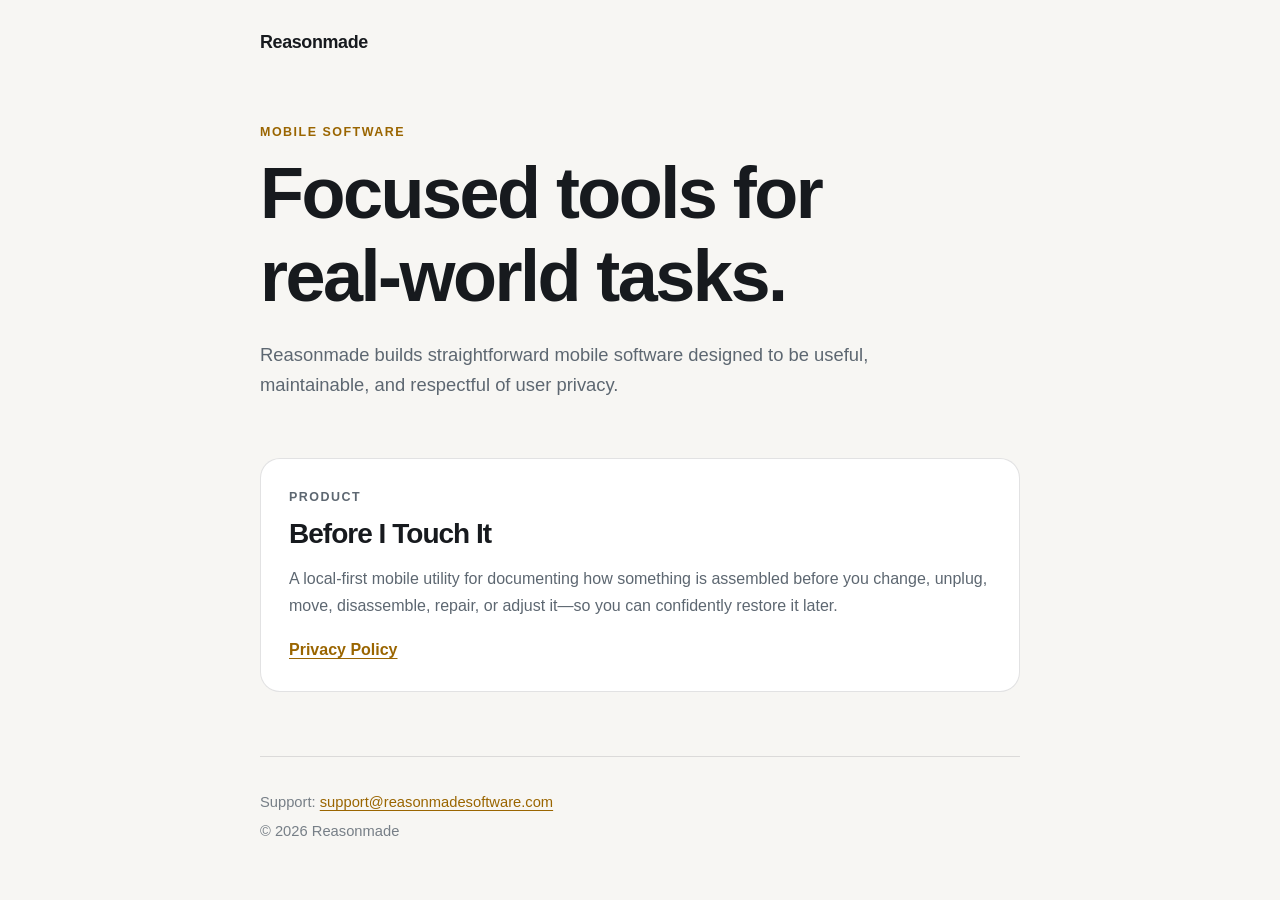
<file: index.html>
<!doctype html>
<html lang="en">
<head>
  <meta charset="utf-8">
  <meta name="viewport" content="width=device-width, initial-scale=1">
  <title>Reasonmade</title>
  <meta name="description" content="Reasonmade builds focused mobile software.">
  <link rel="canonical" href="https://reasonmadesoftware.com/">
  <link rel="stylesheet" href="/styles.css">
</head>
<body>
  <main class="shell">
    <header class="brand">
      <a class="wordmark" href="/" aria-label="Reasonmade home">Reasonmade</a>
    </header>

    <section class="hero">
      <p class="eyebrow">MOBILE SOFTWARE</p>
      <h1>Focused tools for real-world tasks.</h1>
      <p class="lede">Reasonmade builds straightforward mobile software designed to be useful, maintainable, and respectful of user privacy.</p>
    </section>

    <section class="card" aria-labelledby="biti-title">
      <p class="kicker">PRODUCT</p>
      <h2 id="biti-title">Before I Touch It</h2>
      <p>A local-first mobile utility for documenting how something is assembled before you change, unplug, move, disassemble, repair, or adjust it—so you can confidently restore it later.</p>
      <div class="links">
        <a href="/privacy/before-i-touch-it/">Privacy Policy</a>
      </div>
    </section>

    <footer>
      <p>Support: <a href="mailto:support@reasonmadesoftware.com">support@reasonmadesoftware.com</a></p>
      <p>© 2026 Reasonmade</p>
    </footer>
  </main>
</body>
</html>
</file>
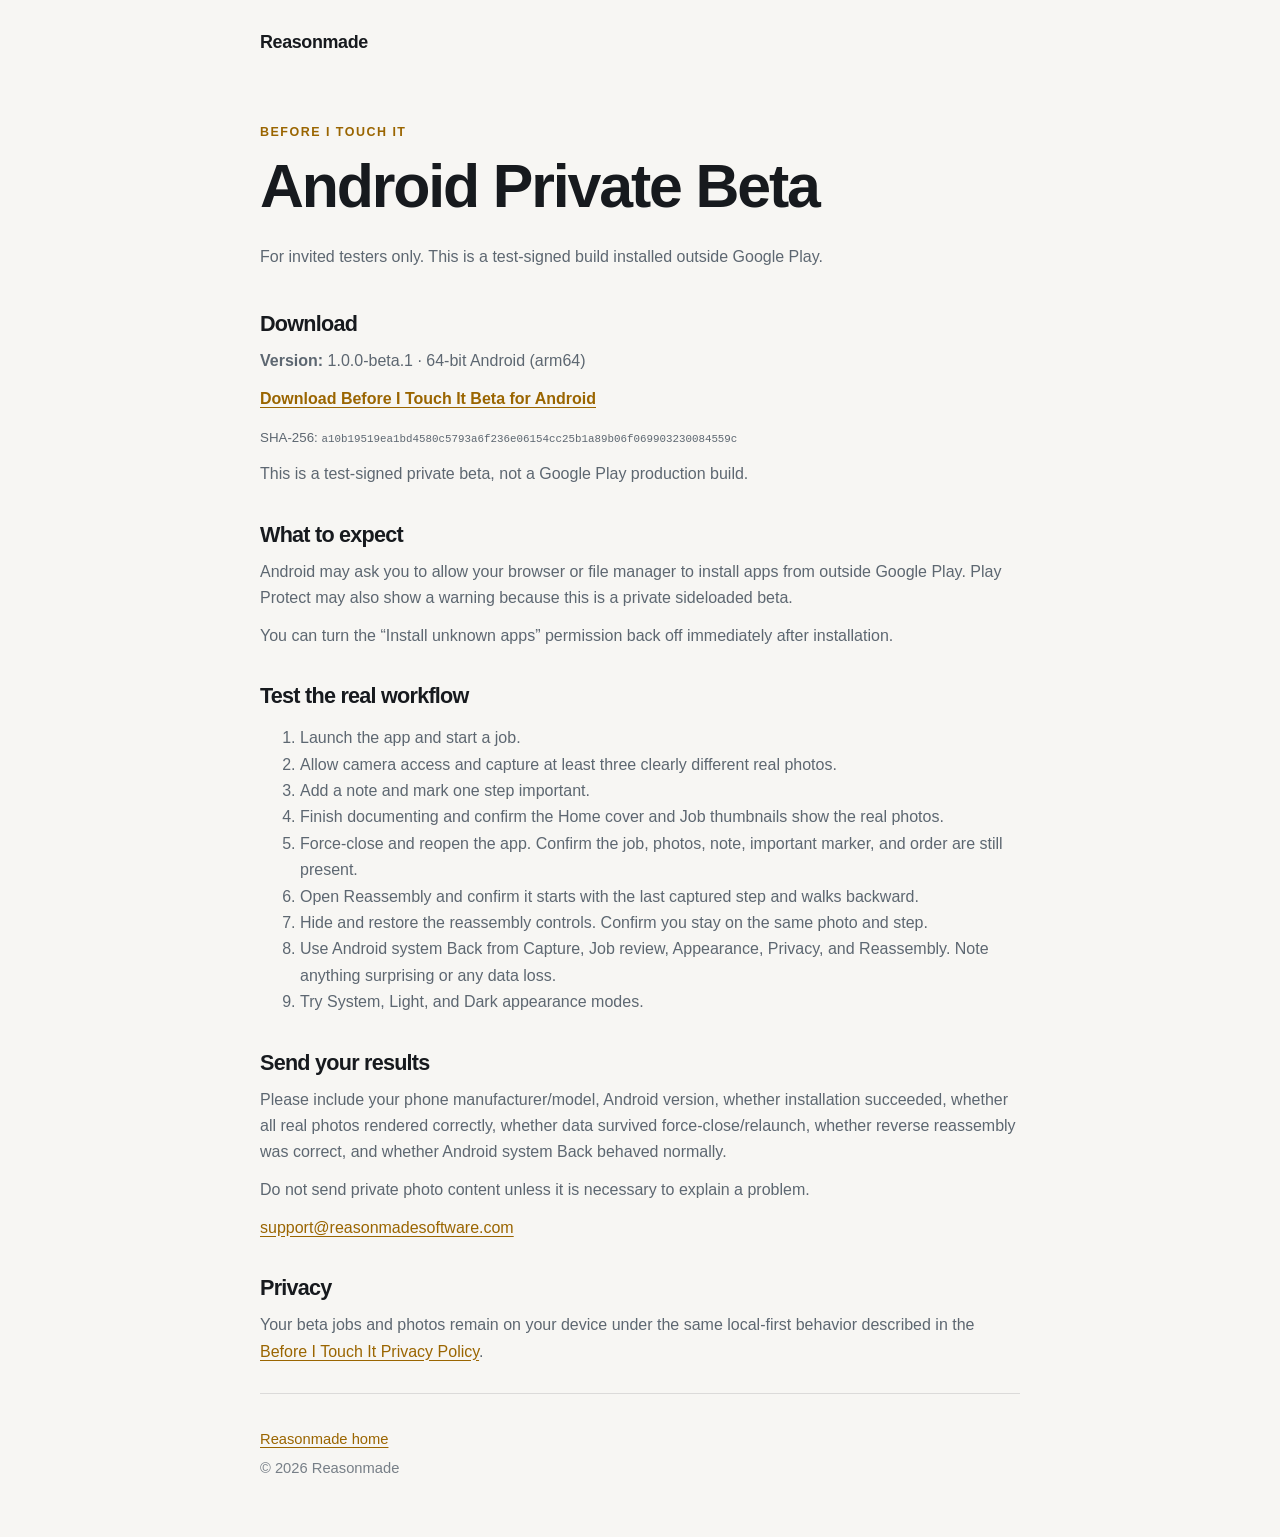
<file: beta/android/index.html>
<!doctype html>
<html lang="en">
<head>
  <meta charset="utf-8">
  <meta name="viewport" content="width=device-width, initial-scale=1">
  <title>Android Private Beta — Before I Touch It | Reasonmade</title>
  <meta name="description" content="Private Android beta testing for Before I Touch It by Reasonmade.">
  <meta name="robots" content="noindex,nofollow">
  <link rel="stylesheet" href="/styles.css">
</head>
<body>
  <main class="shell policy">
    <header class="brand">
      <a class="wordmark" href="/" aria-label="Reasonmade home">Reasonmade</a>
    </header>

    <article>
      <p class="eyebrow">BEFORE I TOUCH IT</p>
      <h1>Android Private Beta</h1>
      <p class="meta">For invited testers only. This is a test-signed build installed outside Google Play.</p>

      <section>
        <h2>Download</h2>
        <p><strong>Version:</strong> 1.0.0-beta.1 · 64-bit Android (arm64)</p>
        <p><a href="https://github.com/RockyB239/reasonmadesoftware.com/releases/download/android-beta-1.0.0-beta.1/before-i-touch-it-android-beta-1.0.0-beta.1.apk"><strong>Download Before I Touch It Beta for Android</strong></a></p>
        <p><small>SHA-256: <code>a10b19519ea1bd4580c5793a6f236e06154cc25b1a89b06f069903230084559c</code></small></p>
        <p>This is a test-signed private beta, not a Google Play production build.</p>
      </section>

      <section>
        <h2>What to expect</h2>
        <p>Android may ask you to allow your browser or file manager to install apps from outside Google Play. Play Protect may also show a warning because this is a private sideloaded beta.</p>
        <p>You can turn the “Install unknown apps” permission back off immediately after installation.</p>
      </section>

      <section>
        <h2>Test the real workflow</h2>
        <ol>
          <li>Launch the app and start a job.</li>
          <li>Allow camera access and capture at least three clearly different real photos.</li>
          <li>Add a note and mark one step important.</li>
          <li>Finish documenting and confirm the Home cover and Job thumbnails show the real photos.</li>
          <li>Force-close and reopen the app. Confirm the job, photos, note, important marker, and order are still present.</li>
          <li>Open Reassembly and confirm it starts with the last captured step and walks backward.</li>
          <li>Hide and restore the reassembly controls. Confirm you stay on the same photo and step.</li>
          <li>Use Android system Back from Capture, Job review, Appearance, Privacy, and Reassembly. Note anything surprising or any data loss.</li>
          <li>Try System, Light, and Dark appearance modes.</li>
        </ol>
      </section>

      <section>
        <h2>Send your results</h2>
        <p>Please include your phone manufacturer/model, Android version, whether installation succeeded, whether all real photos rendered correctly, whether data survived force-close/relaunch, whether reverse reassembly was correct, and whether Android system Back behaved normally.</p>
        <p>Do not send private photo content unless it is necessary to explain a problem.</p>
        <p><a href="mailto:support@reasonmadesoftware.com">support@reasonmadesoftware.com</a></p>
      </section>

      <section>
        <h2>Privacy</h2>
        <p>Your beta jobs and photos remain on your device under the same local-first behavior described in the <a href="/privacy/before-i-touch-it/">Before I Touch It Privacy Policy</a>.</p>
      </section>
    </article>

    <footer>
      <p><a href="/">Reasonmade home</a></p>
      <p>© 2026 Reasonmade</p>
    </footer>
  </main>
</body>
</html>
</file>
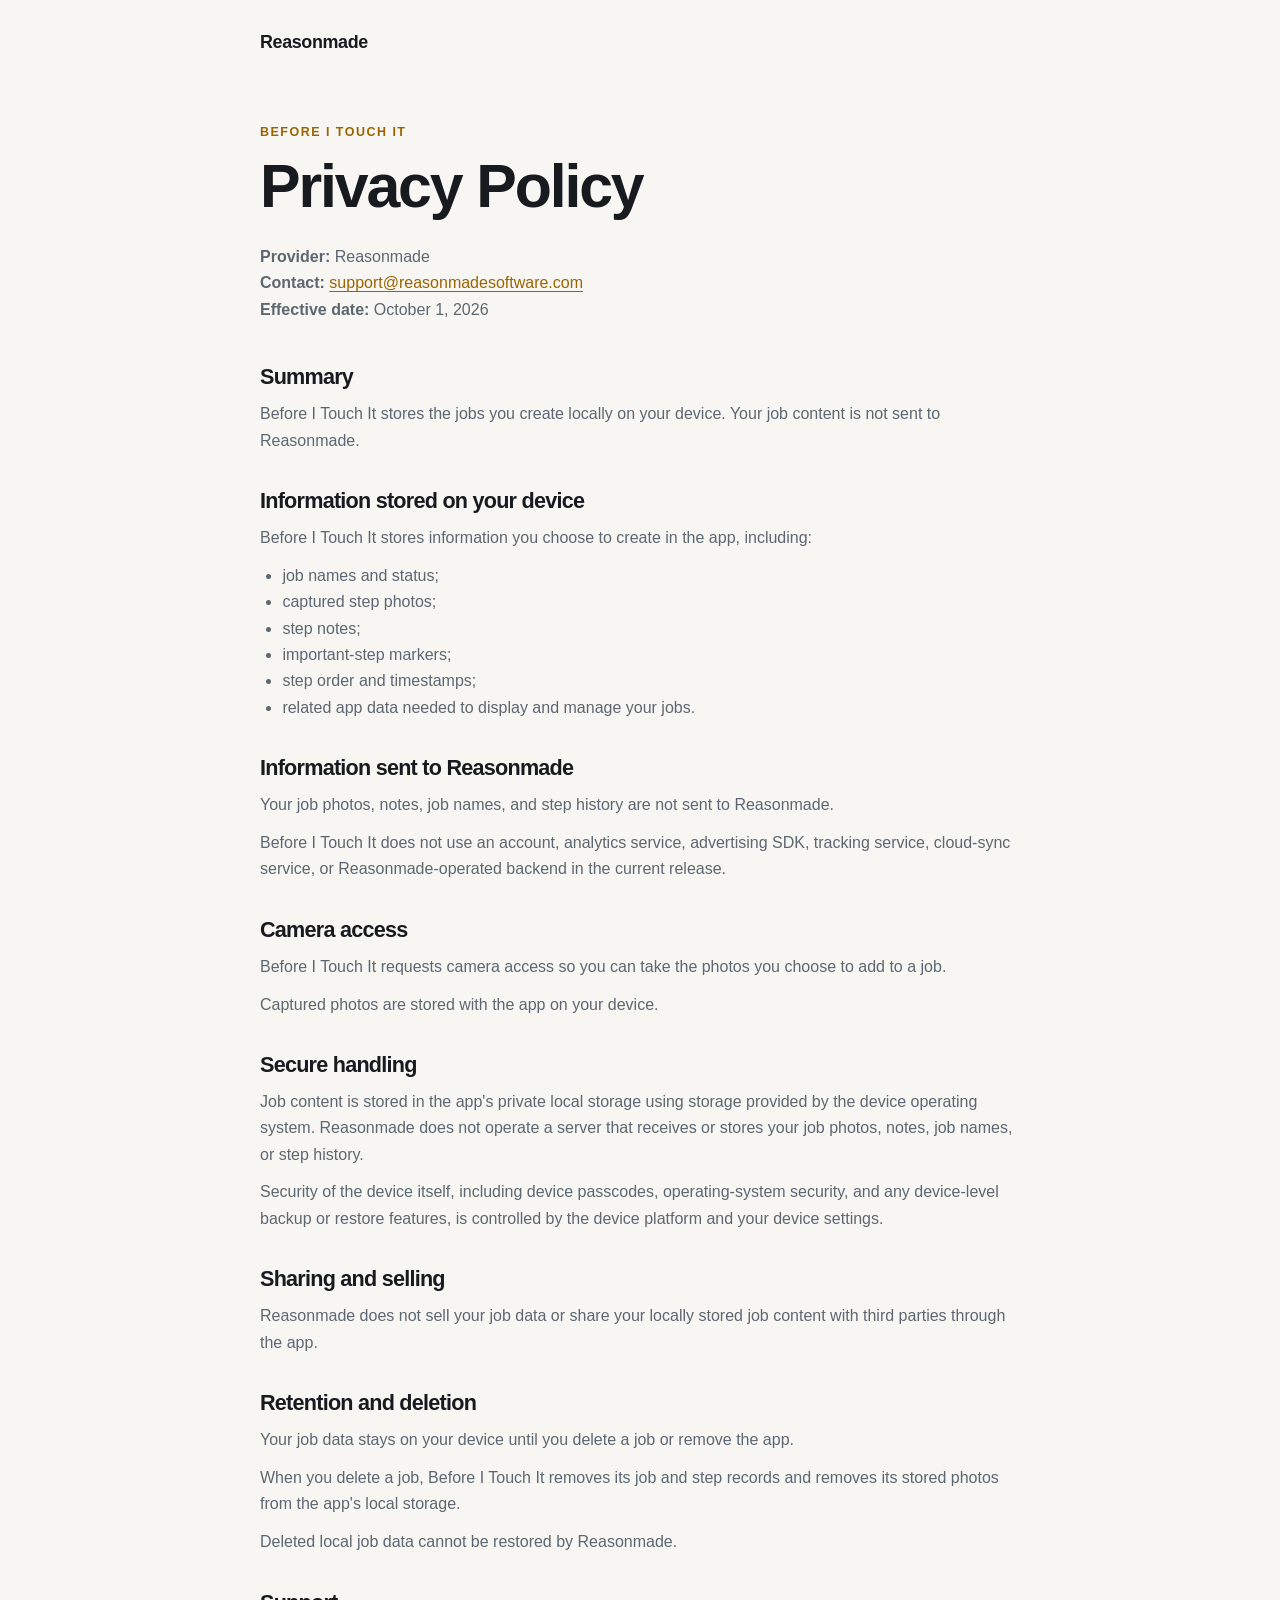
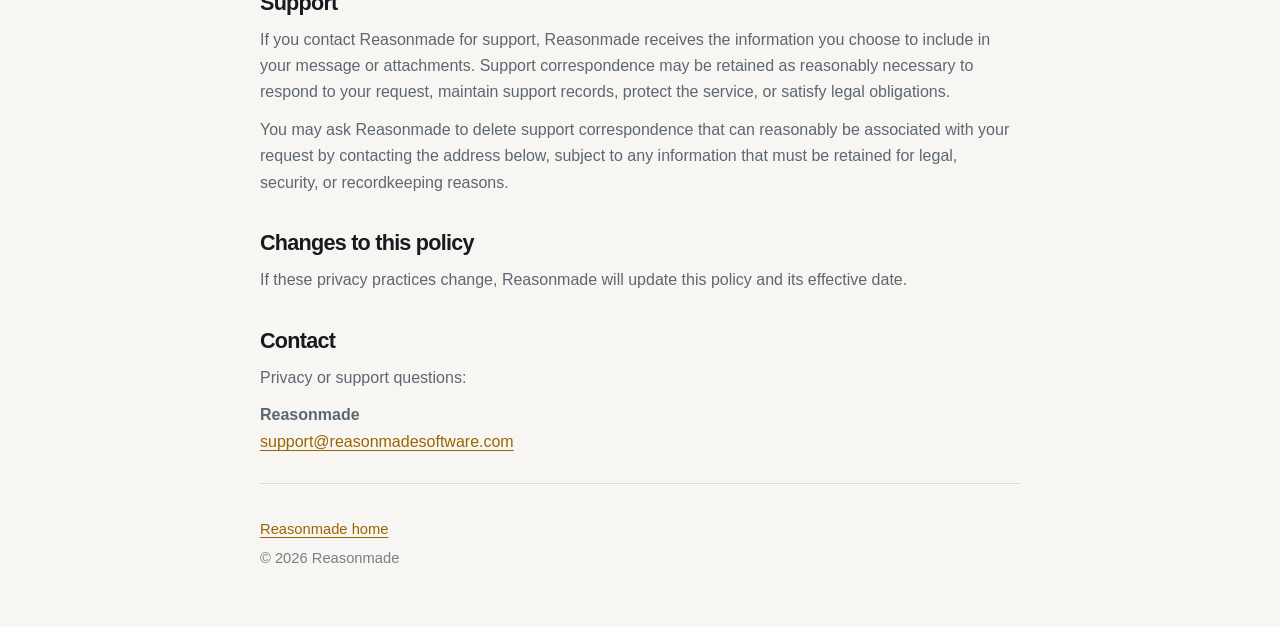
<file: privacy/before-i-touch-it/index.html>
<!doctype html>
<html lang="en">
<head>
  <meta charset="utf-8">
  <meta name="viewport" content="width=device-width, initial-scale=1">
  <title>Before I Touch It — Privacy Policy | Reasonmade</title>
  <meta name="description" content="Privacy Policy for Before I Touch It by Reasonmade.">
  <link rel="canonical" href="https://reasonmadesoftware.com/privacy/before-i-touch-it/">
  <link rel="stylesheet" href="/styles.css">
</head>
<body>
  <main class="shell policy">
    <header class="brand">
      <a class="wordmark" href="/" aria-label="Reasonmade home">Reasonmade</a>
    </header>

    <article>
      <p class="eyebrow">BEFORE I TOUCH IT</p>
      <h1>Privacy Policy</h1>
      <p class="meta"><strong>Provider:</strong> Reasonmade<br>
      <strong>Contact:</strong> <a href="mailto:support@reasonmadesoftware.com">support@reasonmadesoftware.com</a><br>
      <strong>Effective date:</strong> October 1, 2026</p>

      <section>
        <h2>Summary</h2>
        <p>Before I Touch It stores the jobs you create locally on your device. Your job content is not sent to Reasonmade.</p>
      </section>

      <section>
        <h2>Information stored on your device</h2>
        <p>Before I Touch It stores information you choose to create in the app, including:</p>
        <ul>
          <li>job names and status;</li>
          <li>captured step photos;</li>
          <li>step notes;</li>
          <li>important-step markers;</li>
          <li>step order and timestamps;</li>
          <li>related app data needed to display and manage your jobs.</li>
        </ul>
      </section>

      <section>
        <h2>Information sent to Reasonmade</h2>
        <p>Your job photos, notes, job names, and step history are not sent to Reasonmade.</p>
        <p>Before I Touch It does not use an account, analytics service, advertising SDK, tracking service, cloud-sync service, or Reasonmade-operated backend in the current release.</p>
      </section>

      <section>
        <h2>Camera access</h2>
        <p>Before I Touch It requests camera access so you can take the photos you choose to add to a job.</p>
        <p>Captured photos are stored with the app on your device.</p>
      </section>

      <section>
        <h2>Secure handling</h2>
        <p>Job content is stored in the app's private local storage using storage provided by the device operating system. Reasonmade does not operate a server that receives or stores your job photos, notes, job names, or step history.</p>
        <p>Security of the device itself, including device passcodes, operating-system security, and any device-level backup or restore features, is controlled by the device platform and your device settings.</p>
      </section>

      <section>
        <h2>Sharing and selling</h2>
        <p>Reasonmade does not sell your job data or share your locally stored job content with third parties through the app.</p>
      </section>

      <section>
        <h2>Retention and deletion</h2>
        <p>Your job data stays on your device until you delete a job or remove the app.</p>
        <p>When you delete a job, Before I Touch It removes its job and step records and removes its stored photos from the app's local storage.</p>
        <p>Deleted local job data cannot be restored by Reasonmade.</p>
      </section>

      <section>
        <h2>Support</h2>
        <p>If you contact Reasonmade for support, Reasonmade receives the information you choose to include in your message or attachments. Support correspondence may be retained as reasonably necessary to respond to your request, maintain support records, protect the service, or satisfy legal obligations.</p>
        <p>You may ask Reasonmade to delete support correspondence that can reasonably be associated with your request by contacting the address below, subject to any information that must be retained for legal, security, or recordkeeping reasons.</p>
      </section>

      <section>
        <h2>Changes to this policy</h2>
        <p>If these privacy practices change, Reasonmade will update this policy and its effective date.</p>
      </section>

      <section>
        <h2>Contact</h2>
        <p>Privacy or support questions:</p>
        <p><strong>Reasonmade</strong><br>
        <a href="mailto:support@reasonmadesoftware.com">support@reasonmadesoftware.com</a></p>
      </section>
    </article>

    <footer>
      <p><a href="/">Reasonmade home</a></p>
      <p>© 2026 Reasonmade</p>
    </footer>
  </main>
</body>
</html>
</file>
<file: styles.css>
:root {
  color-scheme: light;
  --ink: #171a1e;
  --muted: #5d6771;
  --subtle: #777f87;
  --paper: #f7f6f3;
  --surface: #ffffff;
  --line: rgba(17, 19, 24, 0.12);
  --accent: #9a6500;
  --max: 760px;
}

* { box-sizing: border-box; }

html { font-family: ui-sans-serif, -apple-system, BlinkMacSystemFont, "Segoe UI", sans-serif; }

body {
  margin: 0;
  background: var(--paper);
  color: var(--ink);
  line-height: 1.65;
}

a { color: var(--accent); text-underline-offset: 0.18em; }

a:focus-visible {
  outline: 3px solid #ffbf47;
  outline-offset: 4px;
  border-radius: 4px;
}

.shell {
  width: min(calc(100% - 40px), var(--max));
  margin: 0 auto;
}

.brand {
  padding: 28px 0 64px;
}

.wordmark {
  color: var(--ink);
  text-decoration: none;
  font-size: 1.12rem;
  font-weight: 800;
  letter-spacing: -0.02em;
}

.hero { padding-bottom: 48px; }

.eyebrow,
.kicker {
  margin: 0 0 10px;
  color: var(--accent);
  font-size: 0.78rem;
  font-weight: 800;
  letter-spacing: 0.12em;
}

h1,
h2 {
  margin: 0;
  line-height: 1.15;
  letter-spacing: -0.035em;
}

h1 {
  max-width: 680px;
  font-size: clamp(2.4rem, 8vw, 4.5rem);
}

.policy h1 {
  font-size: clamp(2.35rem, 7vw, 3.8rem);
}

h2 {
  margin-top: 2.2rem;
  font-size: 1.35rem;
}

.lede {
  max-width: 650px;
  margin: 22px 0 0;
  color: var(--muted);
  font-size: 1.15rem;
}

.card {
  margin: 10px 0 64px;
  padding: 28px;
  border: 1px solid var(--line);
  border-radius: 20px;
  background: var(--surface);
}

.card h2 { margin-top: 0; font-size: 1.75rem; }

.card p { color: var(--muted); }

.links { margin-top: 18px; font-weight: 700; }

.policy article {
  padding: 0 0 28px;
}

.policy article > .meta {
  margin: 22px 0 42px;
  color: var(--muted);
}

.policy section p,
.policy section li {
  color: var(--muted);
}

.policy section p {
  margin: 0.7rem 0 0;
}

.policy ul {
  margin: 0.7rem 0 0;
  padding-left: 1.4rem;
}

footer {
  padding: 28px 0 52px;
  border-top: 1px solid var(--line);
  color: var(--subtle);
  font-size: 0.92rem;
}

footer p { margin: 0.3rem 0; }

@media (max-width: 520px) {
  .brand { padding-bottom: 46px; }
  .card { padding: 22px; }
}
</file>
